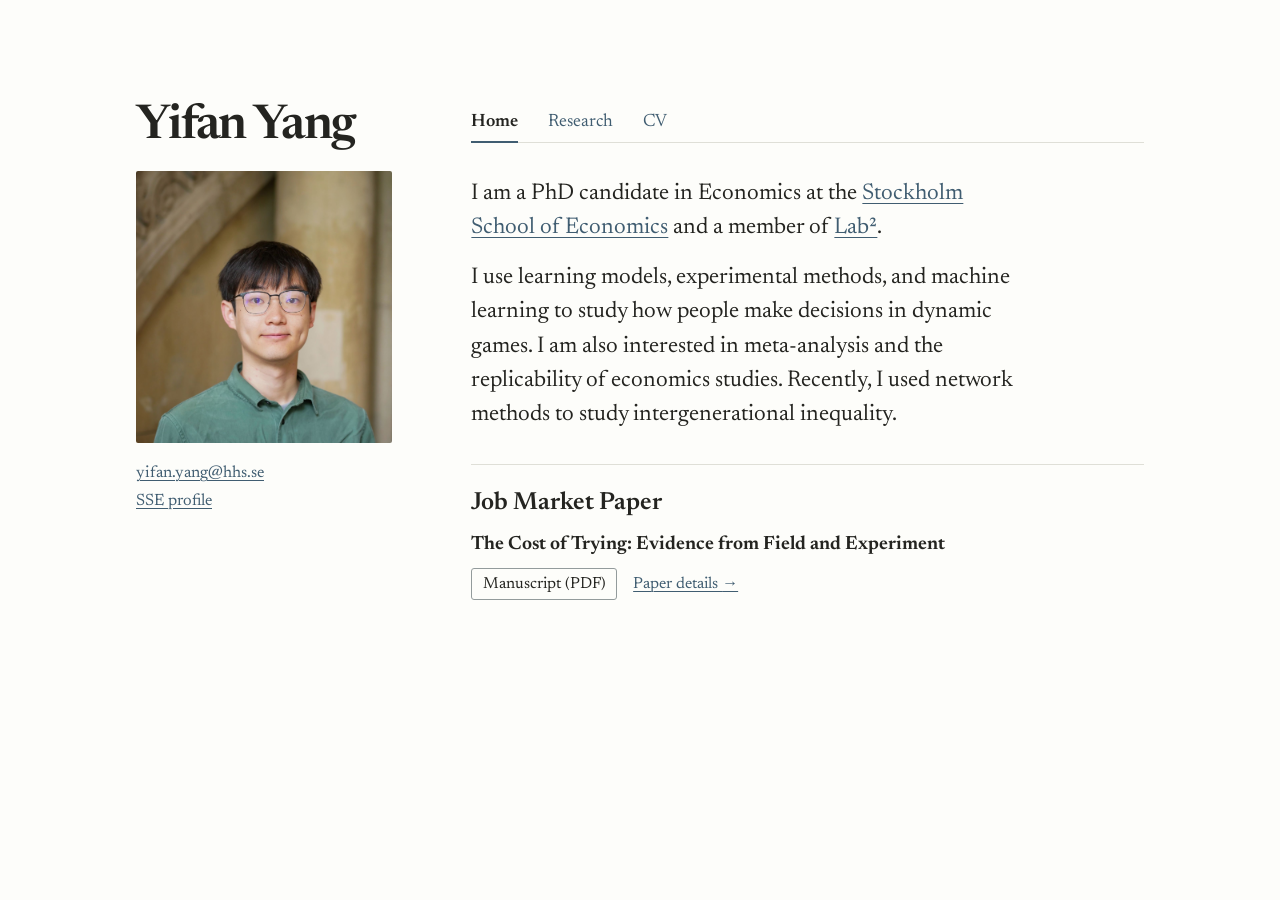
<file: index.html>
<!doctype html>
<html lang="en">
<head>
  <meta charset="utf-8">
  <meta name="viewport" content="width=device-width, initial-scale=1">
  <title>Yifan Yang | Economics | Stockholm School of Economics</title>
  <meta name="description" content="Yifan Yang is a PhD candidate in Economics at the Stockholm School of Economics. His research studies decisions in dynamic games, meta-analysis, and replicability.">
  <link rel="stylesheet" href="assets/site.css">
  <script type="application/ld+json">
    {
      "@context": "https://schema.org",
      "@type": "Person",
      "name": "Yifan Yang",
      "jobTitle": "PhD candidate in Economics",
      "affiliation": {
        "@type": "CollegeOrUniversity",
        "name": "Stockholm School of Economics",
        "url": "https://www.hhs.se/"
      },
      "sameAs": ["https://research.hhs.se/esploro/profile/yifan_yang"]
    }
  </script>
</head>
<body>
  <a class="skip-link" href="#main">Skip to content</a>
  <div class="layout">
    <header class="profile">
      <h1 class="site-name">Yifan Yang</h1>
      <img class="portrait" src="assets/yifan-yang.jpg" alt="Portrait of Yifan Yang" width="1280" height="1359">
      <address class="contact">
        <a href="mailto:yifan.yang@hhs.se">yifan.yang@hhs.se</a>
        <a href="https://research.hhs.se/esploro/profile/yifan_yang">SSE profile</a>
      </address>
    </header>

    <div class="reading-column">
      <nav class="site-nav" aria-label="Main navigation">
        <a href="index.html" aria-current="page">Home</a>
        <a href="research.html">Research</a>
        <a href="assets/yifan-yang-cv.pdf" aria-label="CV (PDF)">CV</a>
      </nav>

      <main id="main" tabindex="-1">
        <div class="intro">
          <p>I am a PhD candidate in Economics at the <a href="https://www.hhs.se/">Stockholm School of Economics</a> and a member of <a href="https://labsquare.net/">Lab²</a>.</p>
          <p>I use learning models, experimental methods, and machine learning to study how people make decisions in dynamic games. I am also interested in meta-analysis and the replicability of economics studies. Recently, I used network methods to study intergenerational inequality. </p>
        </div>

        <section class="section" aria-labelledby="job-market-paper">
          <h2 id="job-market-paper">Job Market Paper</h2>
          <h3 class="paper-title">The Cost of Trying: Evidence from Field and Experiment</h3>
          <div class="paper-links">
            <a class="document-link" href="assets/yifan-yang-job-market-paper.pdf">Manuscript (PDF)</a>
            <a href="research.html#the-cost-of-trying">Paper details <span aria-hidden="true">→</span></a>
          </div>
        </section>
      </main>
    </div>
  </div>
</body>
</html>
</file>
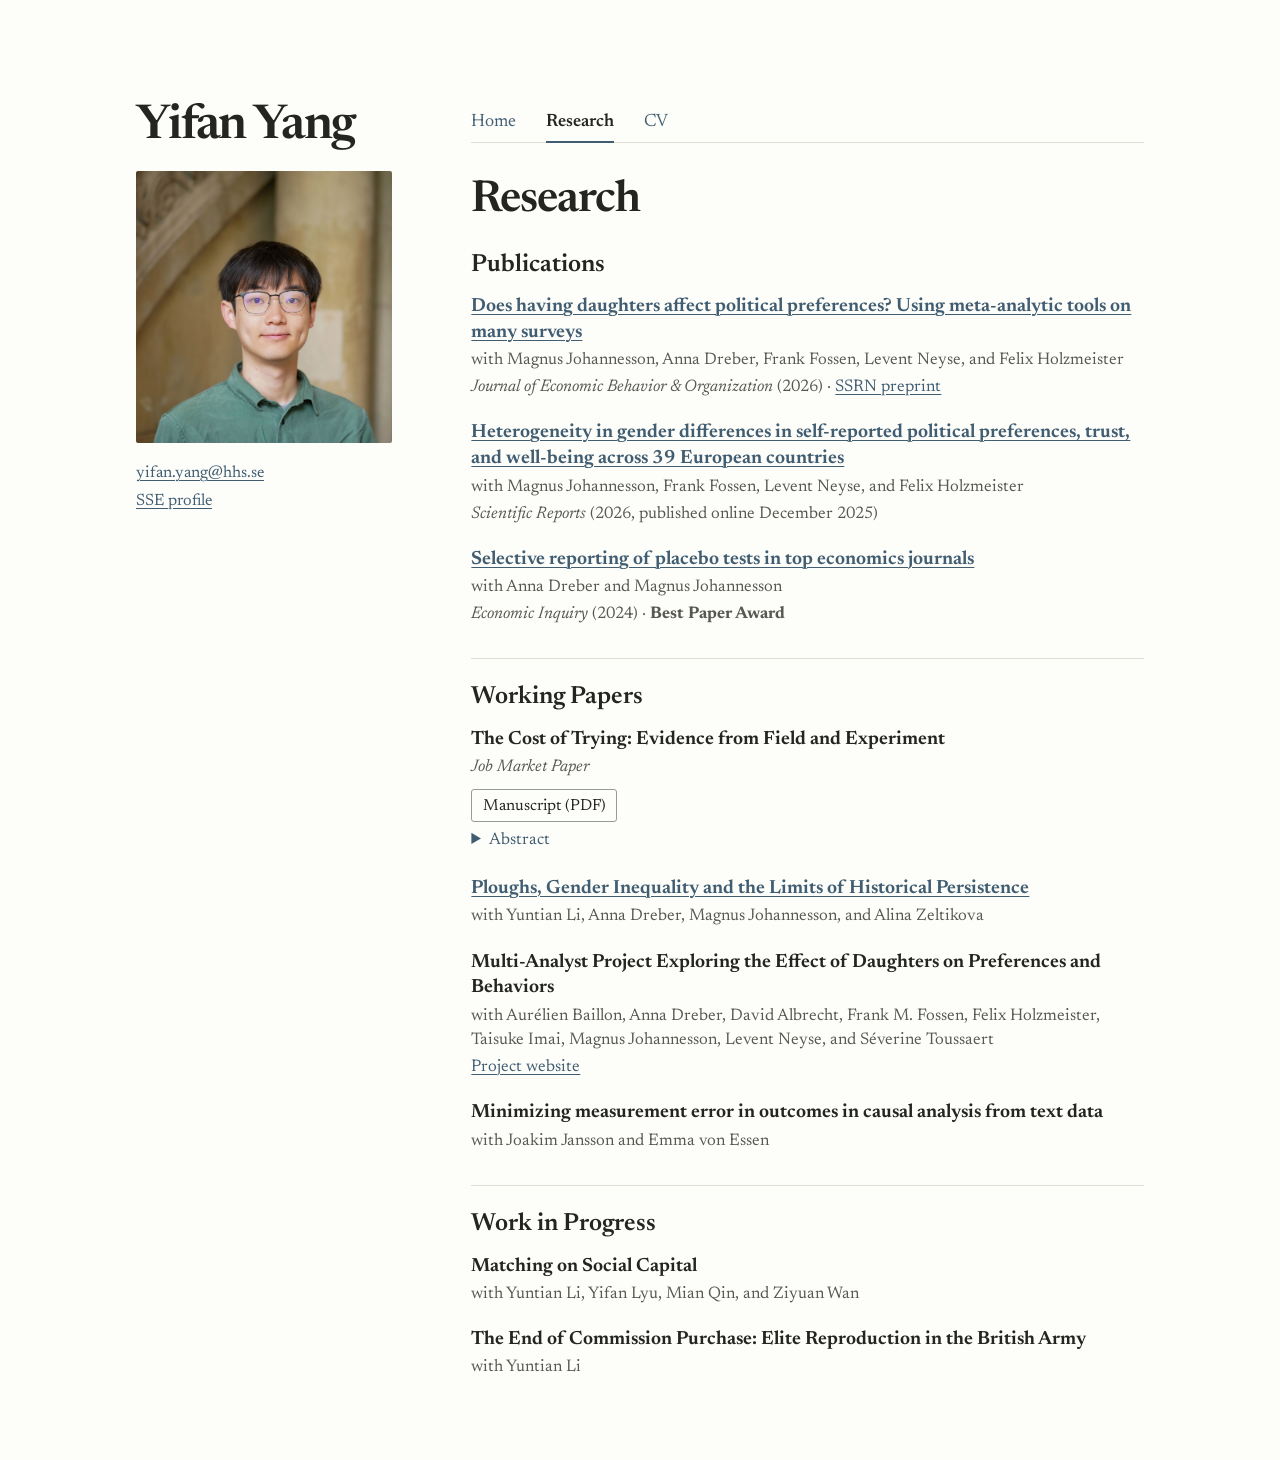
<file: research.html>
<!doctype html>
<html lang="en">
<head>
  <meta charset="utf-8">
  <meta name="viewport" content="width=device-width, initial-scale=1">
  <title>Research | Yifan Yang</title>
  <meta name="description" content="Publications, working papers, and work in progress by Yifan Yang, PhD candidate in Economics at the Stockholm School of Economics.">
  <link rel="stylesheet" href="assets/site.css">
</head>
<body>
  <a class="skip-link" href="#main">Skip to content</a>
  <div class="layout">
    <header class="profile">
      <p class="site-name"><a href="index.html">Yifan Yang</a></p>
      <img class="portrait" src="assets/yifan-yang.jpg" alt="Portrait of Yifan Yang" width="1280" height="1359">
      <address class="contact">
        <a href="mailto:yifan.yang@hhs.se">yifan.yang@hhs.se</a>
        <a href="https://research.hhs.se/esploro/profile/yifan_yang">SSE profile</a>
      </address>
    </header>

    <div class="reading-column">
      <nav class="site-nav" aria-label="Main navigation">
        <a href="index.html">Home</a>
        <a href="research.html" aria-current="page">Research</a>
        <a href="assets/yifan-yang-cv.pdf" aria-label="CV (PDF)">CV</a>
      </nav>

      <main id="main" tabindex="-1">
        <h1 class="page-title">Research</h1>
        <section class="section" aria-labelledby="publications">
          <h2 id="publications">Publications</h2>
          <article class="paper">
            <h3 class="paper-title"><a href="https://doi.org/10.1016/j.jebo.2026.107641">Does having daughters affect political preferences? Using meta-analytic tools on many surveys</a></h3>
            <p class="coauthors">with Magnus Johannesson, Anna Dreber, Frank Fossen, Levent Neyse, and Felix Holzmeister</p>
            <p class="venue"><cite>Journal of Economic Behavior &amp; Organization</cite> (2026) · <a href="https://papers.ssrn.com/sol3/papers.cfm?abstract_id=5173089">SSRN preprint</a></p>
          </article>
          <article class="paper">
            <h3 class="paper-title"><a href="https://www.nature.com/articles/s41598-025-33362-3">Heterogeneity in gender differences in self-reported political preferences, trust, and well-being across 39 European countries</a></h3>
            <p class="coauthors">with Magnus Johannesson, Frank Fossen, Levent Neyse, and Felix Holzmeister</p>
            <p class="venue"><cite>Scientific Reports</cite> (2026, published online December 2025)</p>
          </article>
          <article class="paper">
            <h3 class="paper-title"><a href="https://doi.org/10.1111/ecin.13217">Selective reporting of placebo tests in top economics journals</a></h3>
            <p class="coauthors">with Anna Dreber and Magnus Johannesson</p>
            <p class="venue"><cite>Economic Inquiry</cite> (2024) · <strong>Best Paper Award</strong></p>
          </article>
        </section>

        <section class="section" aria-labelledby="working-papers">
          <h2 id="working-papers">Working Papers</h2>
          <article class="paper" id="the-cost-of-trying">
            <h3 class="paper-title">The Cost of Trying: Evidence from Field and Experiment</h3>
            <p class="venue"><em>Job Market Paper</em></p>
            <div class="paper-links">
              <a class="document-link" href="assets/yifan-yang-job-market-paper.pdf">Manuscript (PDF)</a>
            </div>
            <details class="abstract">
              <summary>Abstract</summary>
              <p>Switching costs often delay the adoption of new market alternatives. Although such delays are commonly attributed to forward-looking utility maximization, they may equally stem from behavioral inertia and a disproportionate weighting of immediate costs. We disentangle these explanations in repeated strategic environments using field evidence and a preregistered experiment. In field data from Hearthstone, resource barriers temporarily depress the exploration of newly introduced strategies and slow competitive adjustment when counter-strategies are costly to acquire. To evaluate people’s behavior against an explicit benchmark, we design a repeated asymmetric zero-sum game with an expanding action set and varying switching costs. The aggregate adoption exhibits gradual catch-up under low costs but remains locked at low rates under high costs. By role, while deterring Row adoption theoretically amplifies Column entry incentives, high costs suppress Column adoption as well, leaving the strategic gains generated by opponent inertia largely unexploited. To capture these dynamics, we extend Experience-Weighted Attraction (EWA) model to incorporate switching costs (EWA-C). Compared with forward-looking mixed logit models and machine learning models, EWA-C achieves the most accurate out-of-sample predictions, emphasizing the importance of bounded rationality in market transitions.</p>
            </details>
          </article>
          <article class="paper">
            <h3 class="paper-title"><a href="https://papers.ssrn.com/sol3/papers.cfm?abstract_id=7504761">Ploughs, Gender Inequality and the Limits of Historical Persistence</a></h3>
            <p class="coauthors">with Yuntian Li, Anna Dreber, Magnus Johannesson, and Alina Zeltikova</p>
          </article>
          <article class="paper">
            <h3 class="paper-title">Multi-Analyst Project Exploring the Effect of Daughters on Preferences and Behaviors</h3>
            <p class="coauthors">with Aurélien Baillon, Anna Dreber, David Albrecht, Frank M. Fossen, Felix Holzmeister, Taisuke Imai, Magnus Johannesson, Levent Neyse, and Séverine Toussaert</p>
            <p class="venue"><a href="https://www.manydaughters.com/">Project website</a></p>
          </article>
          <article class="paper">
            <h3 class="paper-title">Minimizing measurement error in outcomes in causal analysis from text data</h3>
            <p class="coauthors">with Joakim Jansson and Emma von Essen</p>
          </article>
        </section>

        <section class="section" aria-labelledby="work-in-progress">
          <h2 id="work-in-progress">Work in Progress</h2>
          <article class="paper">
            <h3 class="paper-title">Matching on Social Capital</h3>
            <p class="coauthors">with Yuntian Li, Yifan Lyu, Mian Qin, and Ziyuan Wan</p>
          </article>
          <article class="paper">
            <h3 class="paper-title">The End of Commission Purchase: Elite Reproduction in the British Army</h3>
            <p class="coauthors">with Yuntian Li</p>
          </article>
        </section>
      </main>
    </div>
  </div>
</body>
</html>
</file>
<file: assets/site.css>
@font-face {
  font-family: Newsreader;
  src: url("fonts/newsreader.woff2") format("woff2");
  font-style: normal;
  font-weight: 400 700;
  font-display: swap;
}

@font-face {
  font-family: Newsreader;
  src: url("fonts/newsreader-italic.woff2") format("woff2");
  font-style: italic;
  font-weight: 400 700;
  font-display: swap;
}

:root {
  --ink: #242420;
  --muted: #575852;
  --link: #405d71;
  --link-hover: #263e50;
  --rule: #dfdfd7;
  --line: #939b9c;
  --paper: #fdfdfa;
  font-family: Newsreader, Georgia, serif;
  color: var(--ink);
  background: var(--paper);
}

*, *::before, *::after {
  box-sizing: border-box;
}

body {
  margin: 0;
  font-size: 1.1875rem;
  line-height: 1.55;
}

a {
  color: var(--link);
  text-underline-offset: 0.18em;
  text-decoration-thickness: 1px;
}

a:hover {
  color: var(--link-hover);
}

:focus-visible {
  outline: 2px solid var(--link);
  outline-offset: 4px;
}

.skip-link {
  position: absolute;
  top: 0.75rem;
  left: 0.75rem;
  padding: 0.4rem 0.7rem;
  background: var(--paper);
  transform: translateY(-180%);
  z-index: 1;
}

.skip-link:focus {
  transform: translateY(0);
}

.layout {
  display: grid;
  grid-template-columns: minmax(12rem, 16rem) minmax(0, 1fr);
  align-items: start;
  gap: clamp(2.5rem, 6.2vw, 5.5rem);
  width: min(100% - 3rem, 63rem);
  margin-inline: auto;
  padding-block: clamp(2.75rem, 8vw, 6.75rem) 5rem;
}

.site-name {
  margin: 0 0 1.15rem;
  font-size: clamp(2.25rem, 4.5vw, 3rem);
  font-weight: 600;
  line-height: 1.05;
  letter-spacing: -0.035em;
}

.site-name a {
  color: inherit;
  text-decoration: none;
}

.site-name a:hover {
  color: var(--link-hover);
}

.portrait {
  display: block;
  width: 100%;
  height: auto;
  border-radius: 2px;
}

.contact {
  display: grid;
  justify-items: start;
  gap: 0.15rem;
  margin-top: 1.15rem;
  font-size: 1.025rem;
  font-style: normal;
  overflow-wrap: anywhere;
}

.site-nav {
  display: flex;
  flex-wrap: wrap;
  gap: 0.2rem 1.85rem;
  align-items: center;
  border-bottom: 1px solid var(--rule);
  margin-bottom: 2.1rem;
  font-size: 1.125rem;
  line-height: 1.3;
}

.site-nav a {
  display: inline-flex;
  align-items: center;
  min-height: 2.55rem;
  margin-bottom: -1px;
  padding-block: 0.2rem 0.1rem;
  border-bottom: 2px solid transparent;
  text-decoration: none;
}

.site-nav a:hover,
.site-nav a[aria-current="page"] {
  border-bottom-color: var(--link);
}

.site-nav a[aria-current="page"] {
  color: var(--ink);
  font-weight: 600;
}

.intro {
  max-width: 34rem;
  font-size: clamp(1.25rem, 2vw, 1.425rem);
  line-height: 1.5;
}

.intro p {
  margin: 0 0 1rem;
}

.page-title {
  margin: 0 0 1.6rem;
  font-size: clamp(2.15rem, 4vw, 2.75rem);
  font-weight: 600;
  letter-spacing: -0.025em;
  line-height: 1.1;
}

.section {
  margin-top: 2rem;
  padding-top: 1.5rem;
  border-top: 1px solid var(--rule);
}

.page-title + .section {
  margin-top: 0;
  padding-top: 0;
  border-top: 0;
}

.section h2 {
  margin: 0 0 0.85rem;
  font-size: 1.55rem;
  font-weight: 600;
  line-height: 1.2;
}

.paper {
  margin: 0 0 1.3rem;
  scroll-margin-top: 1rem;
}

.paper:last-child {
  margin-bottom: 0;
}

.paper-title {
  margin: 0;
  font-size: 1.2rem;
  font-weight: 650;
  line-height: 1.35;
}

.coauthors,
.venue {
  margin: 0.15rem 0 0;
  color: var(--muted);
  font-size: 1.055rem;
  line-height: 1.45;
}

.paper-links {
  display: flex;
  flex-wrap: wrap;
  gap: 0.45rem 1rem;
  align-items: center;
  margin-top: 0.6rem;
  font-size: 1rem;
}

.document-link {
  display: inline-flex;
  align-items: center;
  min-height: 2rem;
  padding: 0.22rem 0.65rem 0.13rem;
  border: 1px solid var(--line);
  border-radius: 3px;
  color: var(--ink);
  text-decoration: none;
}

.document-link:hover {
  border-color: var(--link);
  background: #f0f3f3;
}

.abstract {
  margin-top: 0.35rem;
  font-size: 1.055rem;
}

.abstract summary {
  width: fit-content;
  min-height: 1.75rem;
  color: var(--link);
  cursor: pointer;
}

.abstract summary:hover {
  color: var(--link-hover);
}

.abstract p {
  max-width: 37rem;
  margin: 0.4rem 0 0.8rem;
}

@media (max-width: 44rem) {
  .layout {
    grid-template-columns: minmax(0, 1fr);
    gap: 1.65rem;
    width: min(100% - 2.5rem, 36rem);
    padding-block: 2rem 3rem;
  }

  .profile {
    display: grid;
    grid-template-columns: clamp(4.5rem, 22vw, 7rem) minmax(0, 1fr);
    grid-template-rows: auto auto;
    gap: 0.45rem 1rem;
    align-items: center;
  }

  .site-name {
    grid-column: 2;
    align-self: end;
    margin: 0;
  }

  .portrait {
    grid-column: 1;
    grid-row: 1 / 3;
  }

  .contact {
    grid-column: 2;
    align-self: start;
    margin: 0;
  }

  .site-nav {
    margin-bottom: 1.45rem;
  }
}
</file>
